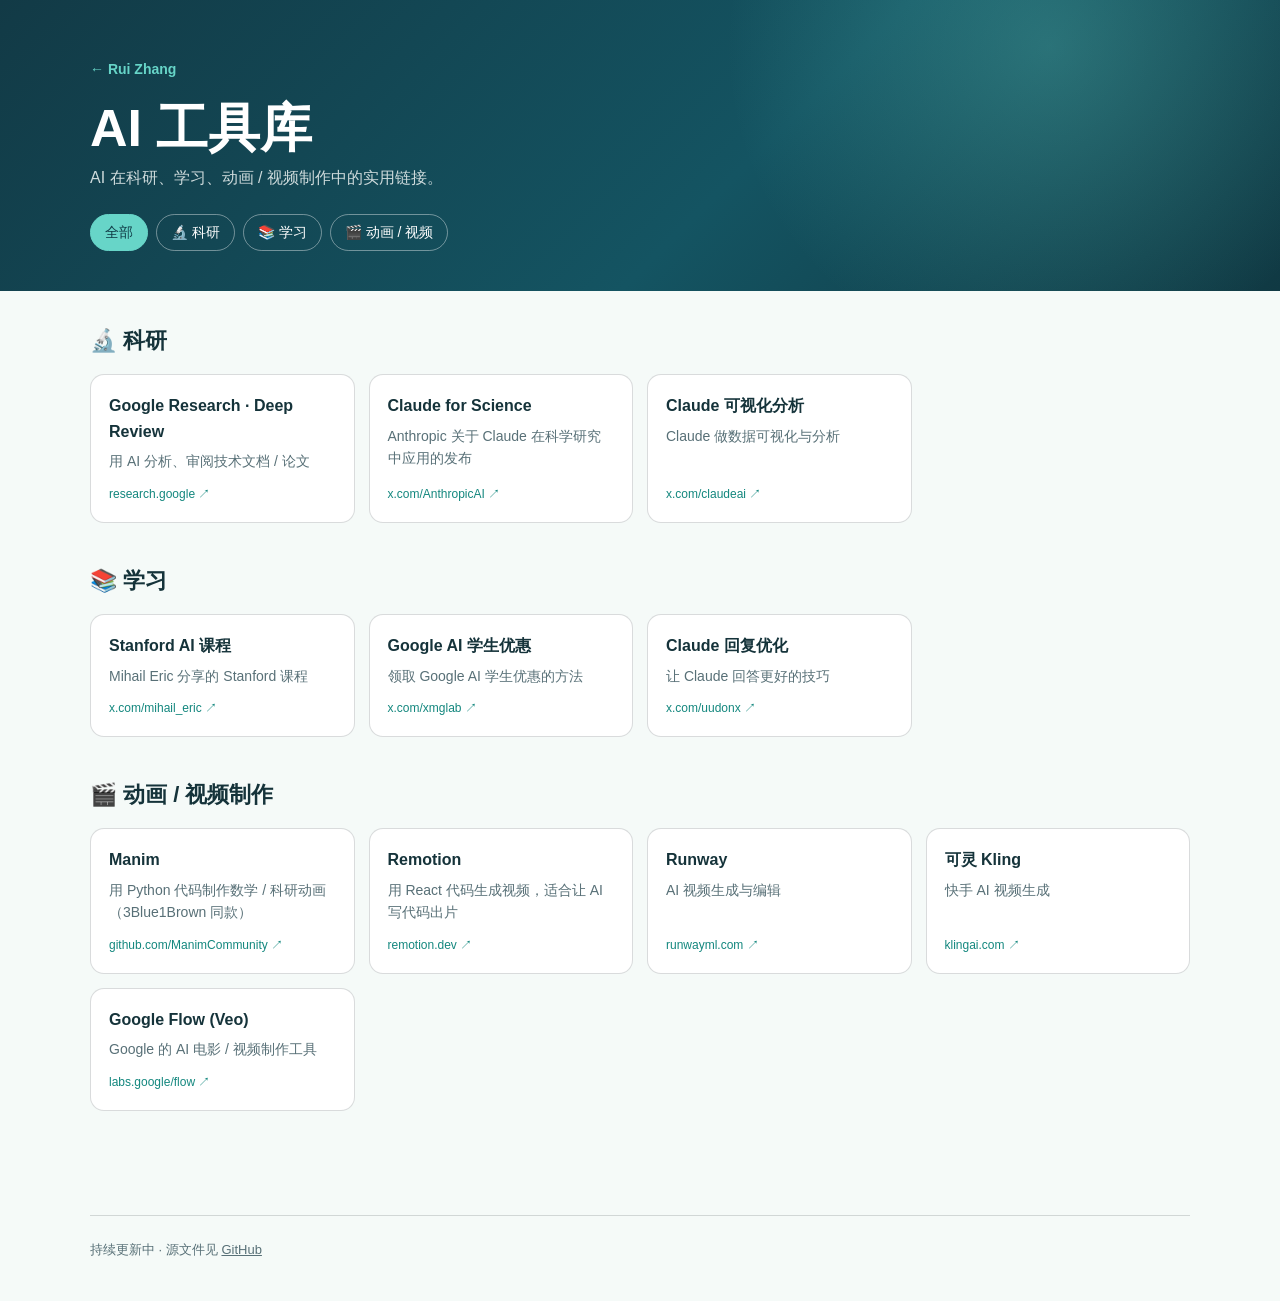
<file: ai-tools/index.html>
<!doctype html>
<html lang="zh-CN">
<head>
  <meta charset="utf-8">
  <meta name="viewport" content="width=device-width, initial-scale=1">
  <title>AI 工具库 | Rui Zhang</title>
  <meta name="description" content="AI 在科研、学习、动画 / 视频制作中的实用链接合集。">
  <meta name="theme-color" content="#0b1f2a">
  <link rel="canonical" href="https://raysekiro.github.io/ai-tools/">
  <style>
    :root {
      --ink: #15333a; --muted: #587077; --paper: #f5faf8; --white: #ffffff;
      --navy: #103b46; --aqua: #67d5c8; --aqua-dark: #13877e; --line: rgba(19, 35, 42, .16);
      --card: #ffffff; --max: 1100px;
      --sans: Inter, ui-sans-serif, -apple-system, BlinkMacSystemFont, "Segoe UI", "PingFang SC", "Microsoft YaHei", sans-serif;
    }
    @media (prefers-color-scheme: dark) {
      :root { --ink: #e3eeec; --muted: #9db3b5; --paper: #0d1d22; --card: #13292f; --line: rgba(220, 240, 238, .14); }
    }
    * { box-sizing: border-box; }
    body { margin: 0; color: var(--ink); background: var(--paper); font-family: var(--sans); line-height: 1.6; }
    a { color: inherit; }
    .shell { width: min(calc(100% - 32px), var(--max)); margin-inline: auto; }
    header { padding: 56px 0 40px; color: var(--white); background: radial-gradient(circle at 82% 16%, rgba(103,213,200,.28), transparent 30%), linear-gradient(135deg, #123a46 0%, #145462 58%, #103943 100%); }
    .back { color: var(--aqua); font-size: 14px; font-weight: 600; text-decoration: none; }
    h1 { margin: 18px 0 8px; font-size: clamp(32px, 6vw, 52px); line-height: 1.1; }
    header p { margin: 0; color: #cfdbdc; }
    .filters { display: flex; flex-wrap: wrap; gap: 8px; margin-top: 24px; }
    .filters button { padding: 6px 14px; color: var(--white); background: transparent; border: 1px solid rgba(255,255,255,.4); border-radius: 999px; font: inherit; font-size: 14px; cursor: pointer; }
    .filters button[aria-pressed="true"] { color: var(--navy); background: var(--aqua); border-color: var(--aqua); }
    main { padding: 32px 0 64px; }
    section { margin-bottom: 40px; }
    h2 { margin: 0 0 16px; font-size: 22px; }
    .grid { display: grid; grid-template-columns: repeat(auto-fill, minmax(260px, 1fr)); gap: 14px; }
    .card { display: flex; flex-direction: column; gap: 6px; padding: 18px; background: var(--card); border: 1px solid var(--line); border-radius: 14px; text-decoration: none; transition: border-color .15s ease, transform .15s ease; }
    .card:hover, .card:focus-visible { border-color: var(--aqua-dark); transform: translateY(-2px); }
    .card strong { font-size: 16px; }
    .card span { color: var(--muted); font-size: 14px; }
    .card small { margin-top: auto; padding-top: 6px; color: var(--aqua-dark); font-size: 12px; overflow-wrap: anywhere; }
    footer { padding: 24px 0 40px; color: var(--muted); font-size: 13px; border-top: 1px solid var(--line); }
  </style>
</head>
<body>
  <header>
    <div class="shell">
      <a class="back" href="../">← Rui Zhang</a>
      <h1>AI 工具库</h1>
      <p>AI 在科研、学习、动画 / 视频制作中的实用链接。</p>
      <div class="filters" role="group" aria-label="按分类筛选">
        <button type="button" data-filter="all" aria-pressed="true">全部</button>
        <button type="button" data-filter="research" aria-pressed="false">🔬 科研</button>
        <button type="button" data-filter="learning" aria-pressed="false">📚 学习</button>
        <button type="button" data-filter="animation" aria-pressed="false">🎬 动画 / 视频</button>
      </div>
    </div>
  </header>

  <main class="shell">
    <section data-category="research">
      <h2>🔬 科研</h2>
      <div class="grid">
        <a class="card" href="https://research.google/blog/analyzing-technical-documents-with-deep-review/" target="_blank" rel="noopener"><strong>Google Research · Deep Review</strong><span>用 AI 分析、审阅技术文档 / 论文</span><small>research.google ↗</small></a>
        <a class="card" href="https://x.com/anthropicai/status/2105733864152858919" target="_blank" rel="noopener"><strong>Claude for Science</strong><span>Anthropic 关于 Claude 在科学研究中应用的发布</span><small>x.com/AnthropicAI ↗</small></a>
        <a class="card" href="https://x.com/claudeai/status/2111177834127601902" target="_blank" rel="noopener"><strong>Claude 可视化分析</strong><span>Claude 做数据可视化与分析</span><small>x.com/claudeai ↗</small></a>
      </div>
    </section>

    <section data-category="learning">
      <h2>📚 学习</h2>
      <div class="grid">
        <a class="card" href="https://x.com/mihail_eric/status/2095166860740174273" target="_blank" rel="noopener"><strong>Stanford AI 课程</strong><span>Mihail Eric 分享的 Stanford 课程</span><small>x.com/mihail_eric ↗</small></a>
        <a class="card" href="https://x.com/xmglab/status/2090749769190957219" target="_blank" rel="noopener"><strong>Google AI 学生优惠</strong><span>领取 Google AI 学生优惠的方法</span><small>x.com/xmglab ↗</small></a>
        <a class="card" href="https://x.com/uudonx/status/2105832589496111281" target="_blank" rel="noopener"><strong>Claude 回复优化</strong><span>让 Claude 回答更好的技巧</span><small>x.com/uudonx ↗</small></a>
      </div>
    </section>

    <section data-category="animation">
      <h2>🎬 动画 / 视频制作</h2>
      <div class="grid">
        <a class="card" href="https://github.com/ManimCommunity/manim" target="_blank" rel="noopener"><strong>Manim</strong><span>用 Python 代码制作数学 / 科研动画（3Blue1Brown 同款）</span><small>github.com/ManimCommunity ↗</small></a>
        <a class="card" href="https://www.remotion.dev/" target="_blank" rel="noopener"><strong>Remotion</strong><span>用 React 代码生成视频，适合让 AI 写代码出片</span><small>remotion.dev ↗</small></a>
        <a class="card" href="https://runwayml.com/" target="_blank" rel="noopener"><strong>Runway</strong><span>AI 视频生成与编辑</span><small>runwayml.com ↗</small></a>
        <a class="card" href="https://klingai.com/" target="_blank" rel="noopener"><strong>可灵 Kling</strong><span>快手 AI 视频生成</span><small>klingai.com ↗</small></a>
        <a class="card" href="https://labs.google/flow/about" target="_blank" rel="noopener"><strong>Google Flow (Veo)</strong><span>Google 的 AI 电影 / 视频制作工具</span><small>labs.google/flow ↗</small></a>
      </div>
    </section>
  </main>

  <footer class="shell">持续更新中 · 源文件见 <a href="https://github.com/Raysekiro/Raysekiro.github.io/tree/main/ai-tools" target="_blank" rel="noopener">GitHub</a></footer>

  <script>
    const buttons = document.querySelectorAll('[data-filter]');
    buttons.forEach((button) => button.addEventListener('click', () => {
      const filter = button.dataset.filter;
      buttons.forEach((b) => b.setAttribute('aria-pressed', String(b === button)));
      document.querySelectorAll('[data-category]').forEach((section) => {
        section.hidden = filter !== 'all' && section.dataset.category !== filter;
      });
    }));
  </script>
</body>
</html>
</file>
